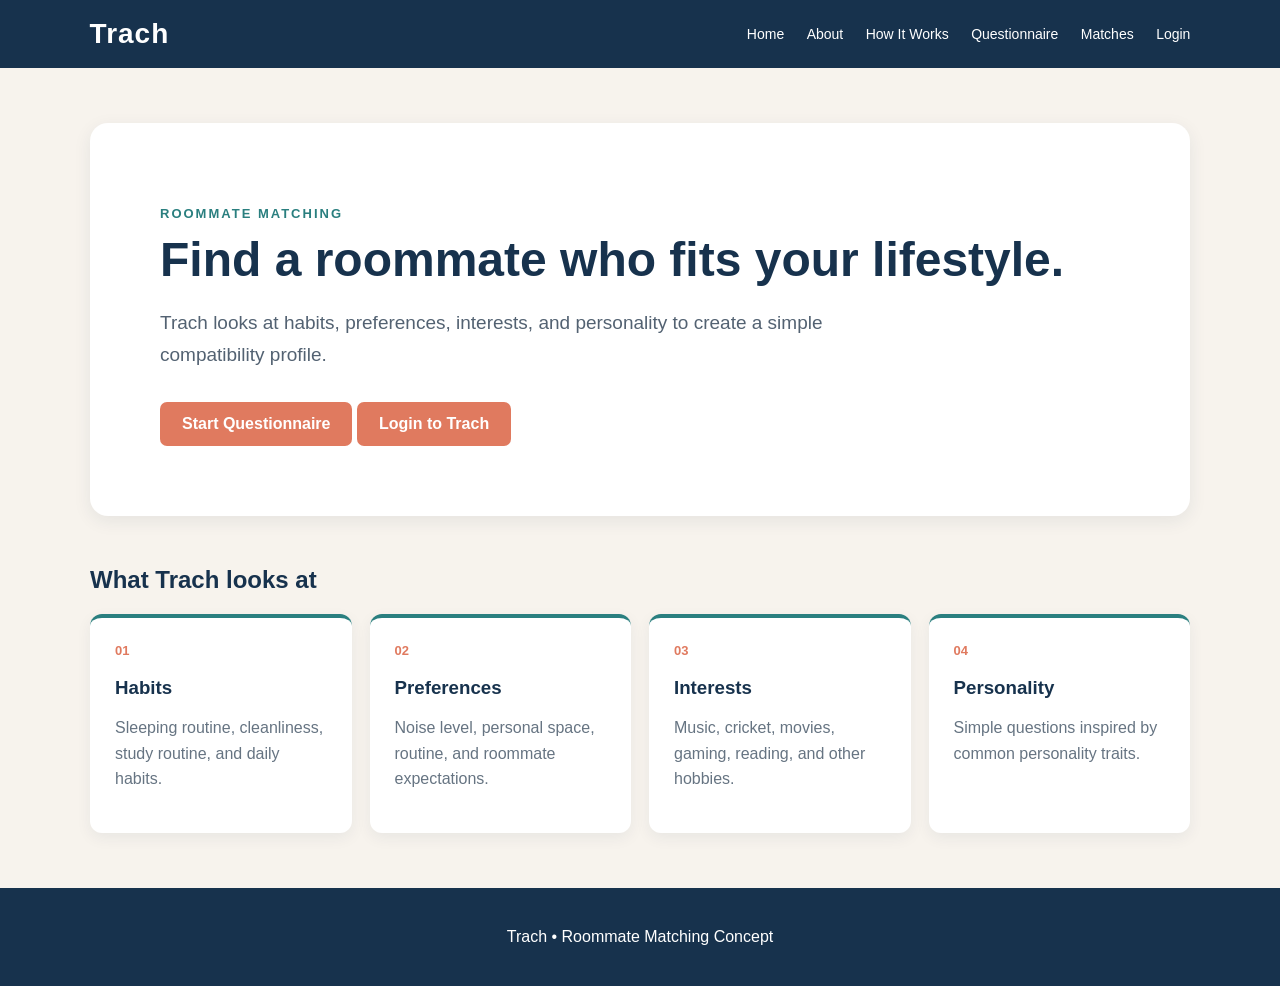
<file: 01-home/index.html>
<!DOCTYPE html>
<html>
<head>
    <meta charset="UTF-8">
    <meta name="viewport" content="width=device-width, initial-scale=1.0">
    <title>Trach - Roommate Matching</title>
    <link rel="stylesheet" href="style.css">
</head>
<body>
<header>
    <nav>
        <div class="logo">Trach</div>
        <div class="nav-links">
            <a href="../01-home/index.html">Home</a>
            <a href="../02-about/about.html">About</a>
            <a href="../03-how-it-works/how-it-works.html">How It Works</a>
            <a href="../04-questionnaire/questionnaire.html">Questionnaire</a>
            <a href="../06-matches/matches.html">Matches</a>
        </div>
    </nav>
</header>

<main class="container">
    <section class="hero">
        <div class="hero-text">
            <p class="eyebrow">ROOMMATE MATCHING</p>
            <h1>Find a roommate who fits your lifestyle.</h1>
            <p class="intro">
                Trach looks at habits, preferences, interests, and personality
                to create a simple compatibility profile.
            </p>
            <a class="button" href="../04-questionnaire/questionnaire.html">Start Questionnaire</a>
            <a class="button" id="login-cta" href="../09-login/login.html">Login to Trach</a>
        </div>
    </section>

    <section>
        <h2>What Trach looks at</h2>

        <div class="card-row">
            <div class="card">
                <div class="number">01</div>
                <h3>Habits</h3>
                <p>Sleeping routine, cleanliness, study routine, and daily habits.</p>
            </div>

            <div class="card">
                <div class="number">02</div>
                <h3>Preferences</h3>
                <p>Noise level, personal space, routine, and roommate expectations.</p>
            </div>

            <div class="card">
                <div class="number">03</div>
                <h3>Interests</h3>
                <p>Music, cricket, movies, gaming, reading, and other hobbies.</p>
            </div>

            <div class="card">
                <div class="number">04</div>
                <h3>Personality</h3>
                <p>Simple questions inspired by common personality traits.</p>
            </div>
        </div>
    </section>
</main>

<footer>
    <p>Trach &bull; Roommate Matching Concept</p>
</footer>
<script src="../shared/auth.js" defer></script>
</body>
</html>
</file>
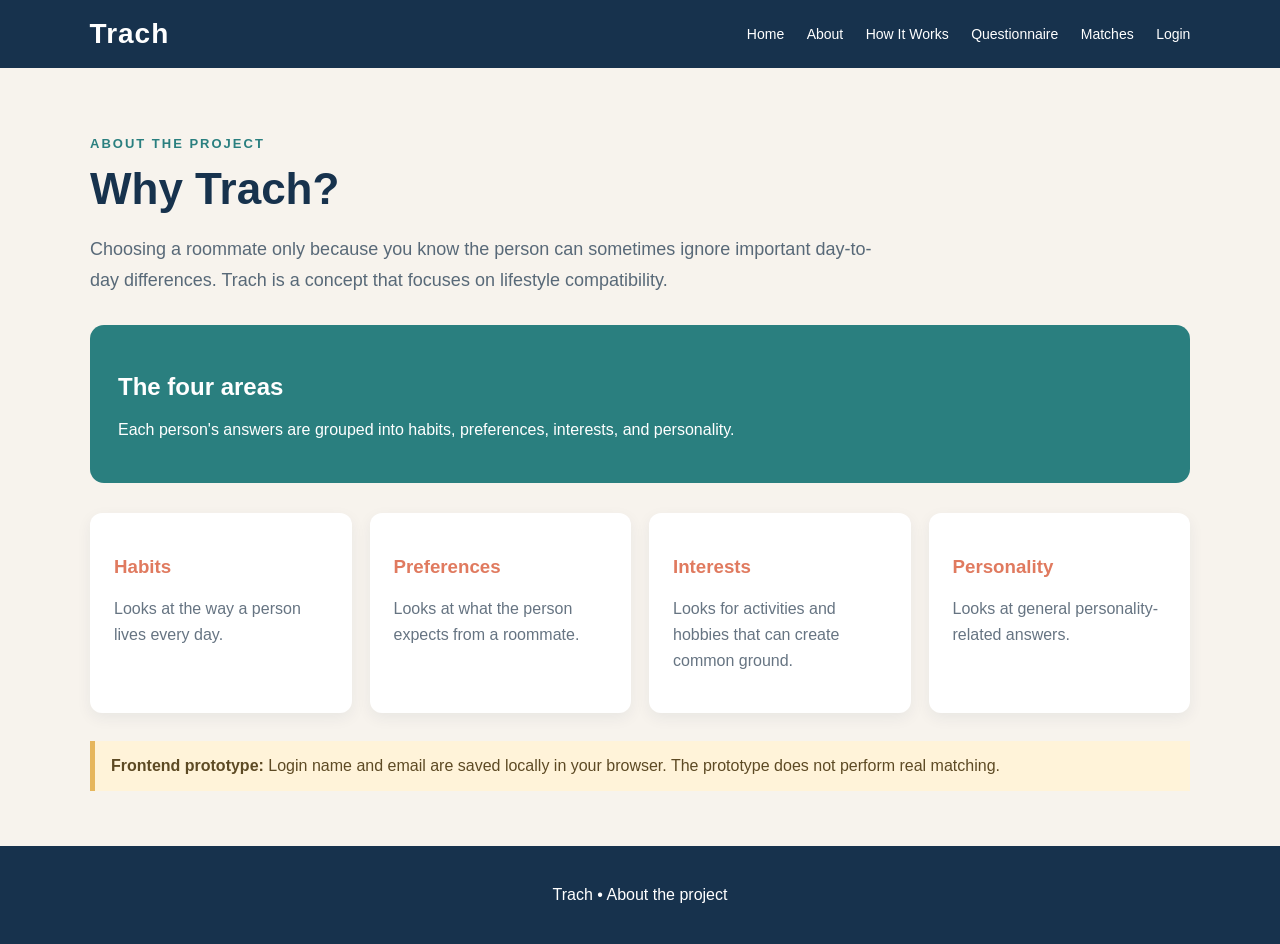
<file: 02-about/about.html>
<!DOCTYPE html>
<html>
<head>
    <meta charset="UTF-8">
    <meta name="viewport" content="width=device-width, initial-scale=1.0">
    <title>About Trach</title>
    <link rel="stylesheet" href="style.css">
</head>
<body>
<header>
    <nav>
        <div class="logo">Trach</div>
        <div class="nav-links">
            <a href="../01-home/index.html">Home</a>
            <a href="../02-about/about.html">About</a>
            <a href="../03-how-it-works/how-it-works.html">How It Works</a>
            <a href="../04-questionnaire/questionnaire.html">Questionnaire</a>
            <a href="../06-matches/matches.html">Matches</a>
        </div>
    </nav>
</header>

<main class="container">
    <p class="eyebrow">ABOUT THE PROJECT</p>
    <h1>Why Trach?</h1>
    <p class="lead">
        Choosing a roommate only because you know the person can sometimes
        ignore important day-to-day differences. Trach is a concept that
        focuses on lifestyle compatibility.
    </p>

    <div class="highlight">
        <h2>The four areas</h2>
        <p>
            Each person's answers are grouped into habits, preferences,
            interests, and personality.
        </p>
    </div>

    <div class="card-row">
        <div class="card">
            <h3>Habits</h3>
            <p>Looks at the way a person lives every day.</p>
        </div>

        <div class="card">
            <h3>Preferences</h3>
            <p>Looks at what the person expects from a roommate.</p>
        </div>

        <div class="card">
            <h3>Interests</h3>
            <p>Looks for activities and hobbies that can create common ground.</p>
        </div>

        <div class="card">
            <h3>Personality</h3>
            <p>Looks at general personality-related answers.</p>
        </div>
    </div>

    <div class="note">
        <strong>Frontend prototype:</strong> Login name and email are saved
        locally in your browser. The prototype does not perform real matching.
    </div>
</main>

<footer>
    <p>Trach &bull; About the project</p>
</footer>
<script src="../shared/auth.js" defer></script>
</body>
</html>
</file>
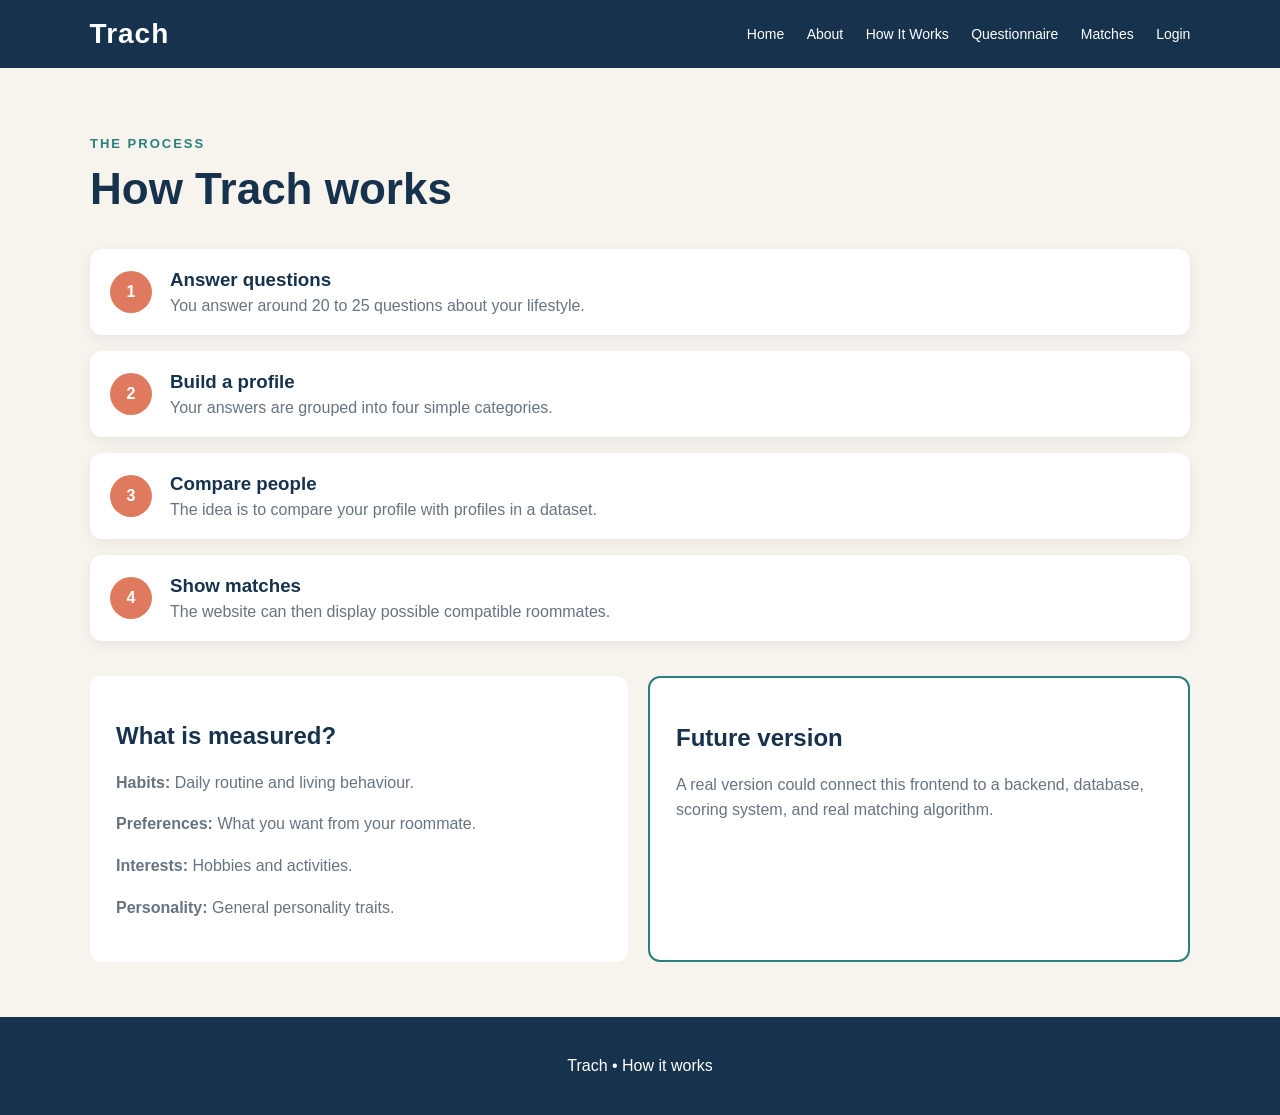
<file: 03-how-it-works/how-it-works.html>
<!DOCTYPE html>
<html>
<head>
    <meta charset="UTF-8">
    <meta name="viewport" content="width=device-width, initial-scale=1.0">
    <title>How Trach Works</title>
    <link rel="stylesheet" href="style.css">
</head>
<body>
<header>
    <nav>
        <div class="logo">Trach</div>
        <div class="nav-links">
            <a href="../01-home/index.html">Home</a>
            <a href="../02-about/about.html">About</a>
            <a href="../03-how-it-works/how-it-works.html">How It Works</a>
            <a href="../04-questionnaire/questionnaire.html">Questionnaire</a>
            <a href="../06-matches/matches.html">Matches</a>
        </div>
    </nav>
</header>

<main class="container">
    <p class="eyebrow">THE PROCESS</p>
    <h1>How Trach works</h1>

    <div class="steps">
        <div class="step">
            <span>1</span>
            <div>
                <h3>Answer questions</h3>
                <p>You answer around 20 to 25 questions about your lifestyle.</p>
            </div>
        </div>

        <div class="step">
            <span>2</span>
            <div>
                <h3>Build a profile</h3>
                <p>Your answers are grouped into four simple categories.</p>
            </div>
        </div>

        <div class="step">
            <span>3</span>
            <div>
                <h3>Compare people</h3>
                <p>The idea is to compare your profile with profiles in a dataset.</p>
            </div>
        </div>

        <div class="step">
            <span>4</span>
            <div>
                <h3>Show matches</h3>
                <p>The website can then display possible compatible roommates.</p>
            </div>
        </div>
    </div>

    <div class="two-column">
        <div class="panel">
            <h2>What is measured?</h2>
            <p><strong>Habits:</strong> Daily routine and living behaviour.</p>
            <p><strong>Preferences:</strong> What you want from your roommate.</p>
            <p><strong>Interests:</strong> Hobbies and activities.</p>
            <p><strong>Personality:</strong> General personality traits.</p>
        </div>

        <div class="panel accent-panel">
            <h2>Future version</h2>
            <p>
                A real version could connect this frontend to a backend,
                database, scoring system, and real matching algorithm.
            </p>
        </div>
    </div>
</main>

<footer>
    <p>Trach &bull; How it works</p>
</footer>
<script src="../shared/auth.js" defer></script>
</body>
</html>
</file>
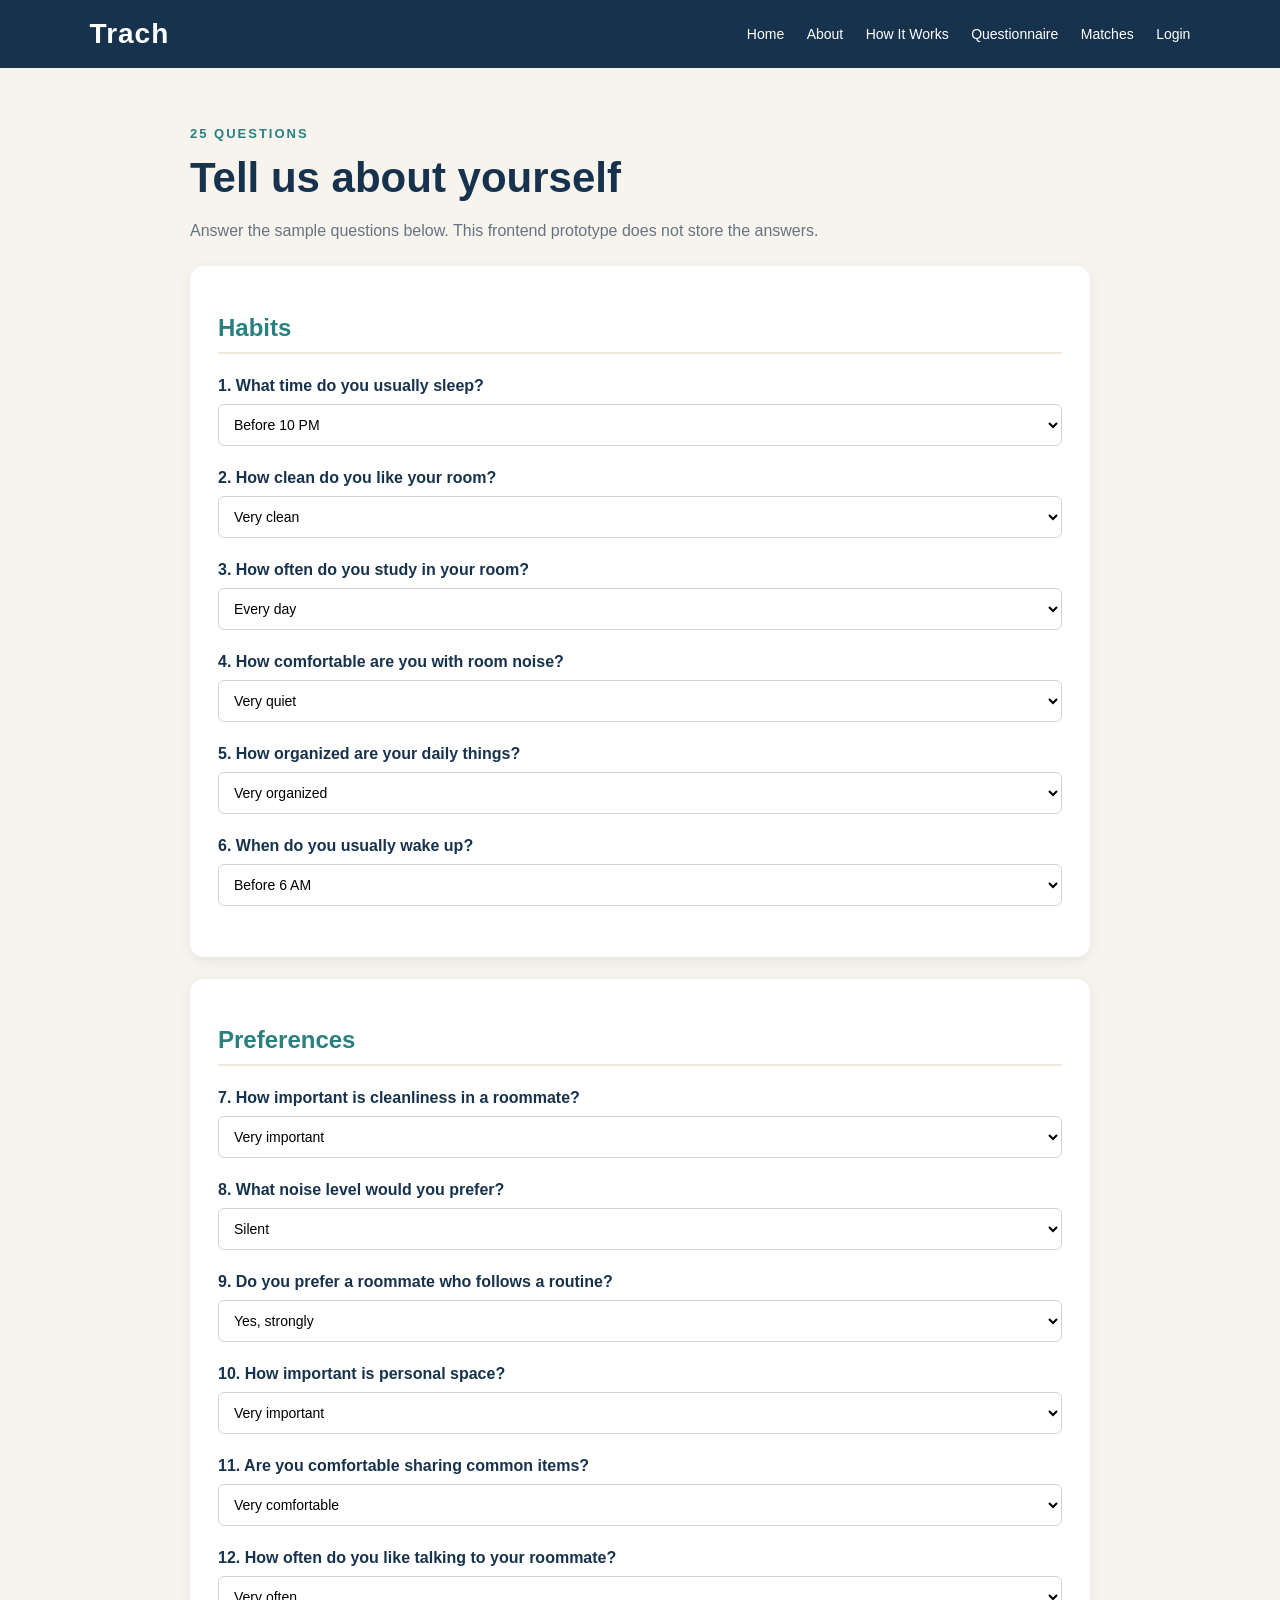
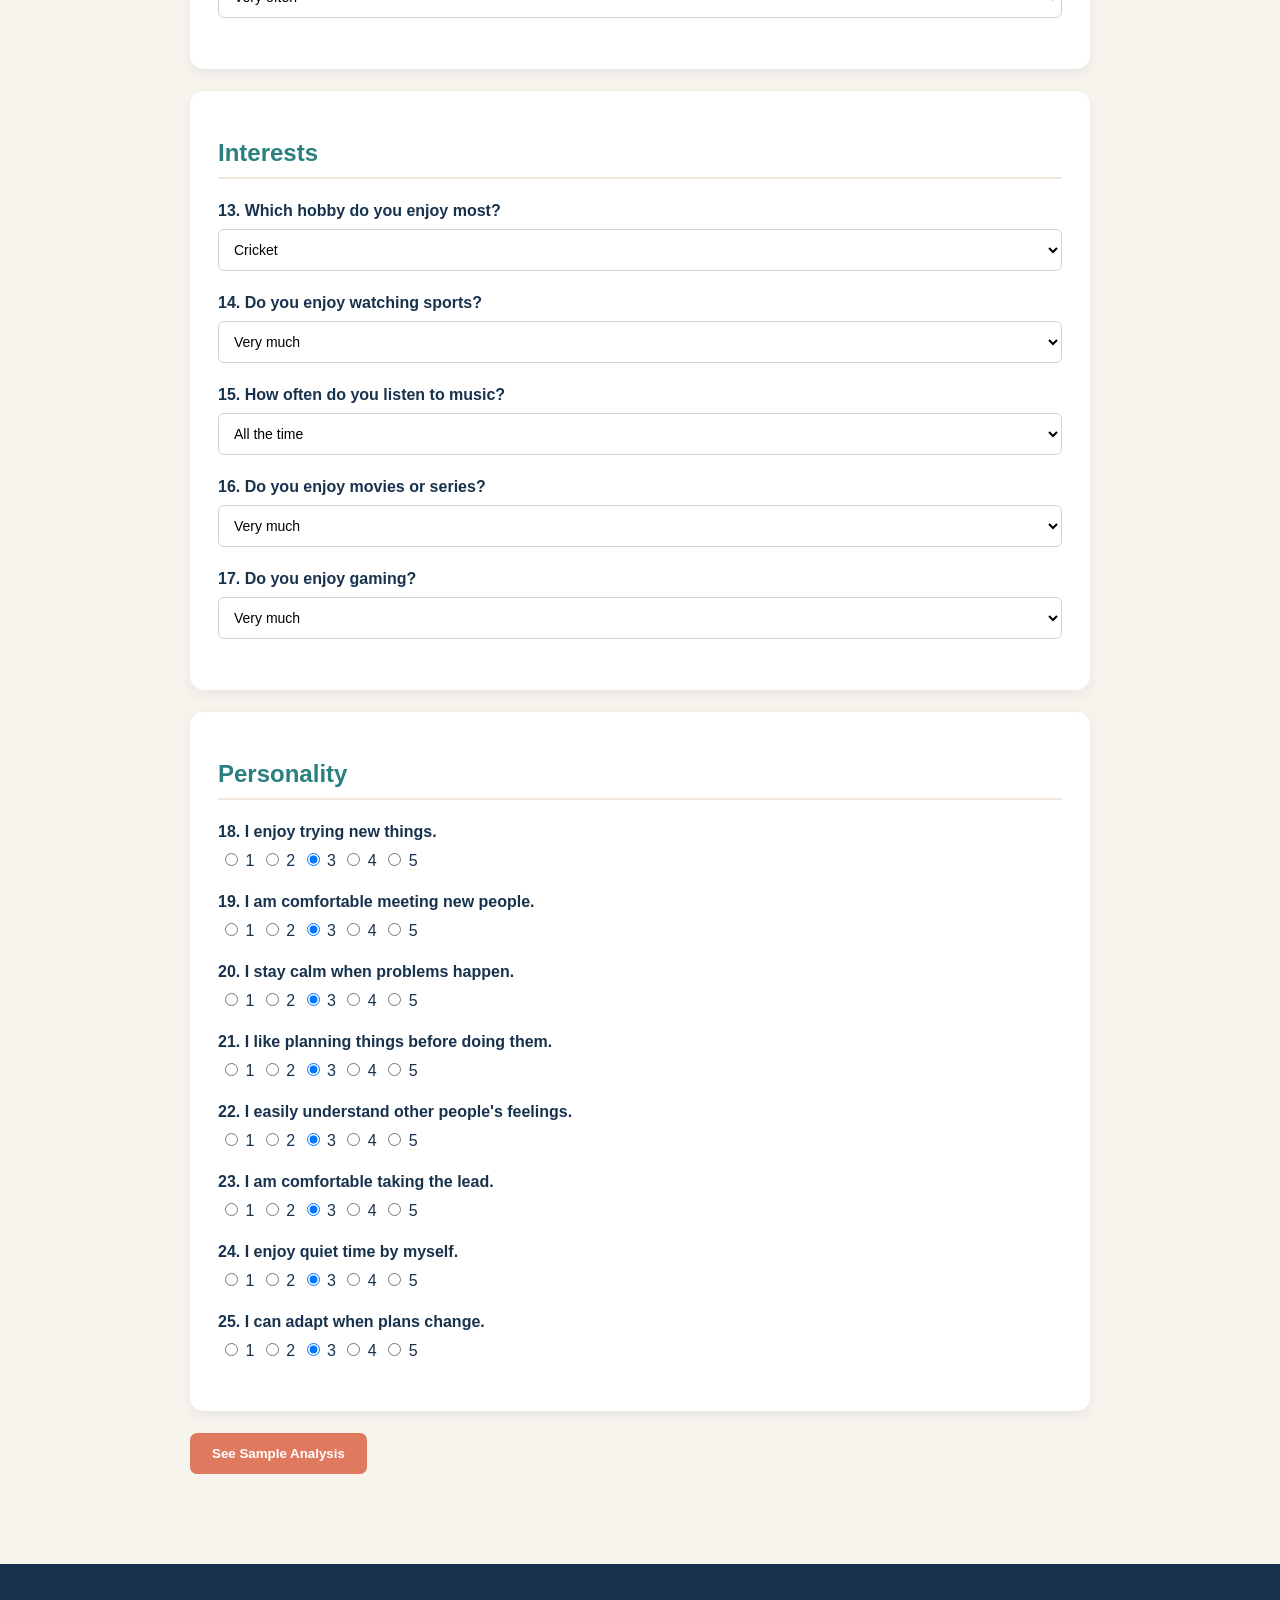
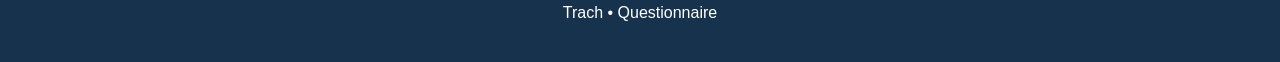
<file: 04-questionnaire/questionnaire.html>
<!DOCTYPE html>
<html>
<head>
    <meta charset="UTF-8">
    <meta name="viewport" content="width=device-width, initial-scale=1.0">
    <title>Trach Questionnaire</title>
    <link rel="stylesheet" href="style.css">
</head>
<body>
<header>
    <nav>
        <div class="logo">Trach</div>
        <div class="nav-links">
            <a href="../01-home/index.html">Home</a>
            <a href="../02-about/about.html">About</a>
            <a href="../03-how-it-works/how-it-works.html">How It Works</a>
            <a href="../04-questionnaire/questionnaire.html">Questionnaire</a>
            <a href="../06-matches/matches.html">Matches</a>
        </div>
    </nav>
</header>

<main class="container">
    <p class="eyebrow">25 QUESTIONS</p>
    <h1>Tell us about yourself</h1>
    <p class="lead">
        Answer the sample questions below. This frontend prototype does not
        store the answers.
    </p>

    <form action="../05-result/result.html">

        <section class="question-box">
            <h2>Habits</h2>

            <div class="question">
                <label>1. What time do you usually sleep?</label>
                <select name="sleep">
                    <option>Before 10 PM</option>
                    <option>10 PM - 12 AM</option>
                    <option>12 AM - 2 AM</option>
                    <option>After 2 AM</option>
                </select>
            </div>

            <div class="question">
                <label>2. How clean do you like your room?</label>
                <select name="clean">
                    <option>Very clean</option>
                    <option>Mostly clean</option>
                    <option>Normal</option>
                    <option>I am relaxed about it</option>
                </select>
            </div>

            <div class="question">
                <label>3. How often do you study in your room?</label>
                <select name="study">
                    <option>Every day</option>
                    <option>Often</option>
                    <option>Sometimes</option>
                    <option>Rarely</option>
                </select>
            </div>

            <div class="question">
                <label>4. How comfortable are you with room noise?</label>
                <select name="noise">
                    <option>Very quiet</option>
                    <option>A little noise</option>
                    <option>Normal noise</option>
                    <option>I do not mind noise</option>
                </select>
            </div>

            <div class="question">
                <label>5. How organized are your daily things?</label>
                <select name="organized">
                    <option>Very organized</option>
                    <option>Mostly organized</option>
                    <option>Somewhat organized</option>
                    <option>Not very organized</option>
                </select>
            </div>

            <div class="question">
                <label>6. When do you usually wake up?</label>
                <select name="wake">
                    <option>Before 6 AM</option>
                    <option>6 AM - 8 AM</option>
                    <option>8 AM - 10 AM</option>
                    <option>After 10 AM</option>
                </select>
            </div>
        </section>

        <section class="question-box">
            <h2>Preferences</h2>

            <div class="question">
                <label>7. How important is cleanliness in a roommate?</label>
                <select name="pclean">
                    <option>Very important</option>
                    <option>Important</option>
                    <option>Somewhat important</option>
                    <option>Not very important</option>
                </select>
            </div>

            <div class="question">
                <label>8. What noise level would you prefer?</label>
                <select name="pnoise">
                    <option>Silent</option>
                    <option>Mostly quiet</option>
                    <option>Normal</option>
                    <option>Lively</option>
                </select>
            </div>

            <div class="question">
                <label>9. Do you prefer a roommate who follows a routine?</label>
                <select name="routine">
                    <option>Yes, strongly</option>
                    <option>Yes, somewhat</option>
                    <option>No preference</option>
                    <option>Not really</option>
                </select>
            </div>

            <div class="question">
                <label>10. How important is personal space?</label>
                <select name="space">
                    <option>Very important</option>
                    <option>Important</option>
                    <option>Somewhat important</option>
                    <option>Not very important</option>
                </select>
            </div>

            <div class="question">
                <label>11. Are you comfortable sharing common items?</label>
                <select name="sharing">
                    <option>Very comfortable</option>
                    <option>Mostly comfortable</option>
                    <option>Sometimes</option>
                    <option>Not comfortable</option>
                </select>
            </div>

            <div class="question">
                <label>12. How often do you like talking to your roommate?</label>
                <select name="talking">
                    <option>Very often</option>
                    <option>Often</option>
                    <option>Sometimes</option>
                    <option>Rarely</option>
                </select>
            </div>
        </section>

        <section class="question-box">
            <h2>Interests</h2>

            <div class="question">
                <label>13. Which hobby do you enjoy most?</label>
                <select name="hobby">
                    <option>Cricket</option>
                    <option>Music</option>
                    <option>Movies</option>
                    <option>Gaming</option>
                    <option>Reading</option>
                </select>
            </div>

            <div class="question">
                <label>14. Do you enjoy watching sports?</label>
                <select name="sports">
                    <option>Very much</option>
                    <option>Often</option>
                    <option>Sometimes</option>
                    <option>Not really</option>
                </select>
            </div>

            <div class="question">
                <label>15. How often do you listen to music?</label>
                <select name="music">
                    <option>All the time</option>
                    <option>Every day</option>
                    <option>Sometimes</option>
                    <option>Rarely</option>
                </select>
            </div>

            <div class="question">
                <label>16. Do you enjoy movies or series?</label>
                <select name="movies">
                    <option>Very much</option>
                    <option>Often</option>
                    <option>Sometimes</option>
                    <option>Not really</option>
                </select>
            </div>

            <div class="question">
                <label>17. Do you enjoy gaming?</label>
                <select name="gaming">
                    <option>Very much</option>
                    <option>Often</option>
                    <option>Sometimes</option>
                    <option>Not really</option>
                </select>
            </div>
        </section>

        <section class="question-box">
            <h2>Personality</h2>

            <div class="question">
                <label>18. I enjoy trying new things.</label>
                <input type="radio" name="q18" value="1"> 1
                <input type="radio" name="q18" value="2"> 2
                <input type="radio" name="q18" value="3" checked> 3
                <input type="radio" name="q18" value="4"> 4
                <input type="radio" name="q18" value="5"> 5
            </div>

            <div class="question">
                <label>19. I am comfortable meeting new people.</label>
                <input type="radio" name="q19" value="1"> 1
                <input type="radio" name="q19" value="2"> 2
                <input type="radio" name="q19" value="3" checked> 3
                <input type="radio" name="q19" value="4"> 4
                <input type="radio" name="q19" value="5"> 5
            </div>

            <div class="question">
                <label>20. I stay calm when problems happen.</label>
                <input type="radio" name="q20" value="1"> 1
                <input type="radio" name="q20" value="2"> 2
                <input type="radio" name="q20" value="3" checked> 3
                <input type="radio" name="q20" value="4"> 4
                <input type="radio" name="q20" value="5"> 5
            </div>

            <div class="question">
                <label>21. I like planning things before doing them.</label>
                <input type="radio" name="q21" value="1"> 1
                <input type="radio" name="q21" value="2"> 2
                <input type="radio" name="q21" value="3" checked> 3
                <input type="radio" name="q21" value="4"> 4
                <input type="radio" name="q21" value="5"> 5
            </div>

            <div class="question">
                <label>22. I easily understand other people's feelings.</label>
                <input type="radio" name="q22" value="1"> 1
                <input type="radio" name="q22" value="2"> 2
                <input type="radio" name="q22" value="3" checked> 3
                <input type="radio" name="q22" value="4"> 4
                <input type="radio" name="q22" value="5"> 5
            </div>

            <div class="question">
                <label>23. I am comfortable taking the lead.</label>
                <input type="radio" name="q23" value="1"> 1
                <input type="radio" name="q23" value="2"> 2
                <input type="radio" name="q23" value="3" checked> 3
                <input type="radio" name="q23" value="4"> 4
                <input type="radio" name="q23" value="5"> 5
            </div>

            <div class="question">
                <label>24. I enjoy quiet time by myself.</label>
                <input type="radio" name="q24" value="1"> 1
                <input type="radio" name="q24" value="2"> 2
                <input type="radio" name="q24" value="3" checked> 3
                <input type="radio" name="q24" value="4"> 4
                <input type="radio" name="q24" value="5"> 5
            </div>

            <div class="question">
                <label>25. I can adapt when plans change.</label>
                <input type="radio" name="q25" value="1"> 1
                <input type="radio" name="q25" value="2"> 2
                <input type="radio" name="q25" value="3" checked> 3
                <input type="radio" name="q25" value="4"> 4
                <input type="radio" name="q25" value="5"> 5
            </div>
        </section>

        <button class="button" type="submit">See Sample Analysis</button>
    </form>
</main>

<footer>
    <p>Trach &bull; Questionnaire</p>
</footer>
<script src="../shared/auth.js" defer></script>
</body>
</html>
</file>
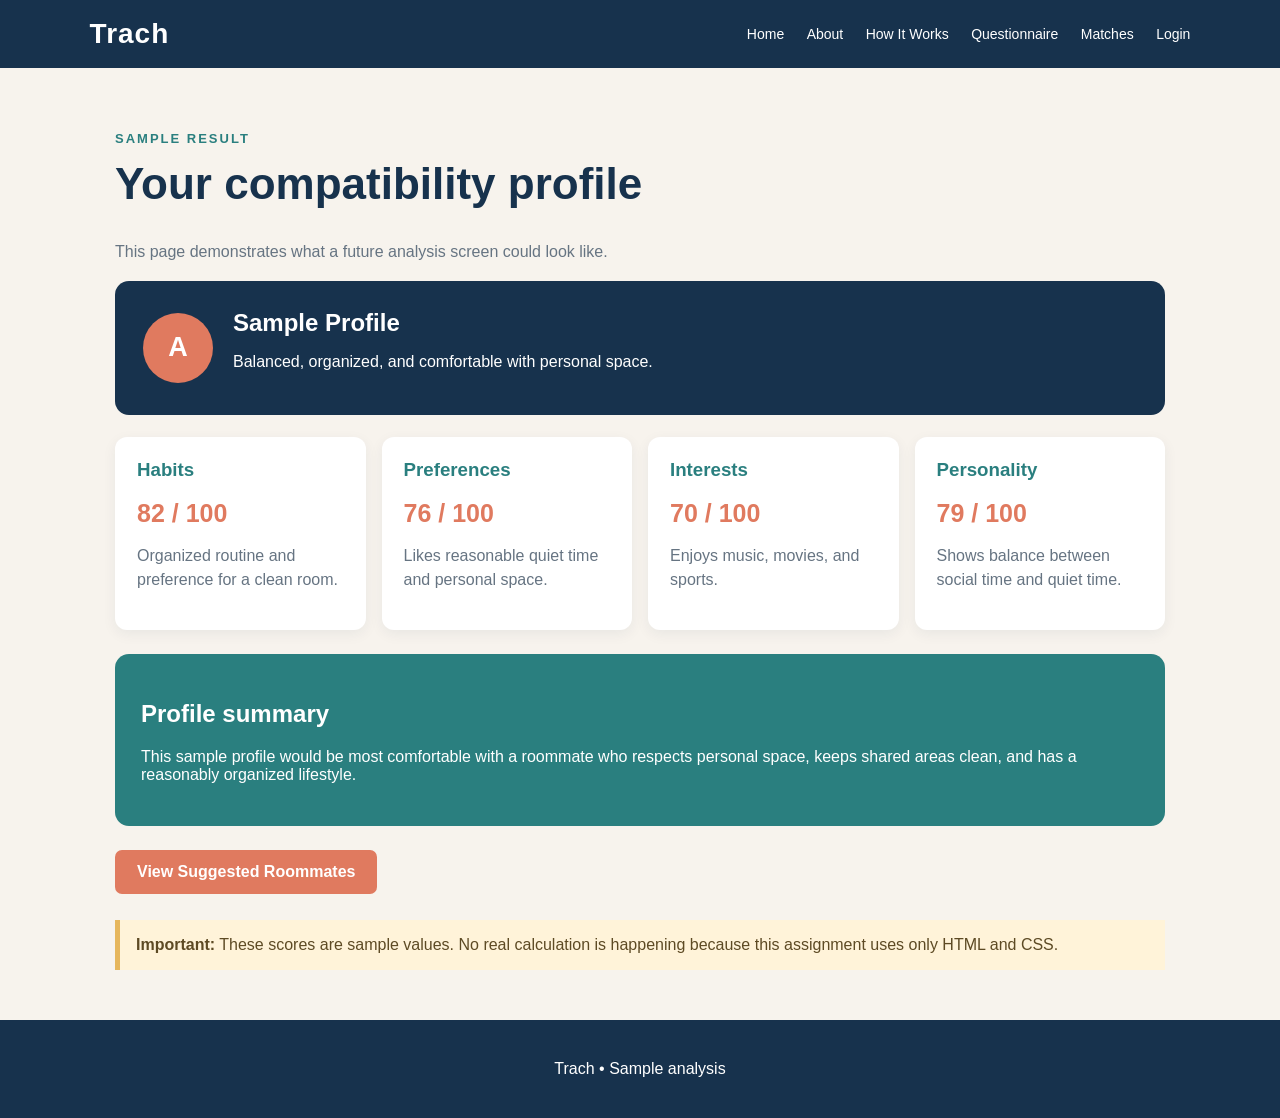
<file: 05-result/result.html>
<!DOCTYPE html>
<html>
<head>
    <meta charset="UTF-8">
    <meta name="viewport" content="width=device-width, initial-scale=1.0">
    <title>Trach - Sample Analysis</title>
    <link rel="stylesheet" href="style.css">
</head>
<body>
<header>
    <nav>
        <div class="logo">Trach</div>
        <div class="nav-links">
            <a href="../01-home/index.html">Home</a>
            <a href="../02-about/about.html">About</a>
            <a href="../03-how-it-works/how-it-works.html">How It Works</a>
            <a href="../04-questionnaire/questionnaire.html">Questionnaire</a>
            <a href="../06-matches/matches.html">Matches</a>
        </div>
    </nav>
</header>

<main class="container">
    <p class="eyebrow">SAMPLE RESULT</p>
    <h1>Your compatibility profile</h1>
    <p class="lead">
        This page demonstrates what a future analysis screen could look like.
    </p>

    <div class="profile-card">
        <div class="avatar">A</div>
        <div>
            <h2>Sample Profile</h2>
            <p>Balanced, organized, and comfortable with personal space.</p>
        </div>
    </div>

    <div class="score-row">
        <div class="score">
            <h3>Habits</h3>
            <strong>82 / 100</strong>
            <p>Organized routine and preference for a clean room.</p>
        </div>

        <div class="score">
            <h3>Preferences</h3>
            <strong>76 / 100</strong>
            <p>Likes reasonable quiet time and personal space.</p>
        </div>

        <div class="score">
            <h3>Interests</h3>
            <strong>70 / 100</strong>
            <p>Enjoys music, movies, and sports.</p>
        </div>

        <div class="score">
            <h3>Personality</h3>
            <strong>79 / 100</strong>
            <p>Shows balance between social time and quiet time.</p>
        </div>
    </div>

    <div class="result-box">
        <h2>Profile summary</h2>
        <p>
            This sample profile would be most comfortable with a roommate who
            respects personal space, keeps shared areas clean, and has a
            reasonably organized lifestyle.
        </p>
    </div>

    <a class="button" href="../06-matches/matches.html">View Suggested Roommates</a>

    <div class="note">
        <strong>Important:</strong> These scores are sample values. No real
        calculation is happening because this assignment uses only HTML and CSS.
    </div>
</main>

<footer>
    <p>Trach &bull; Sample analysis</p>
</footer>
<script src="../shared/auth.js" defer></script>
</body>
</html>
</file>
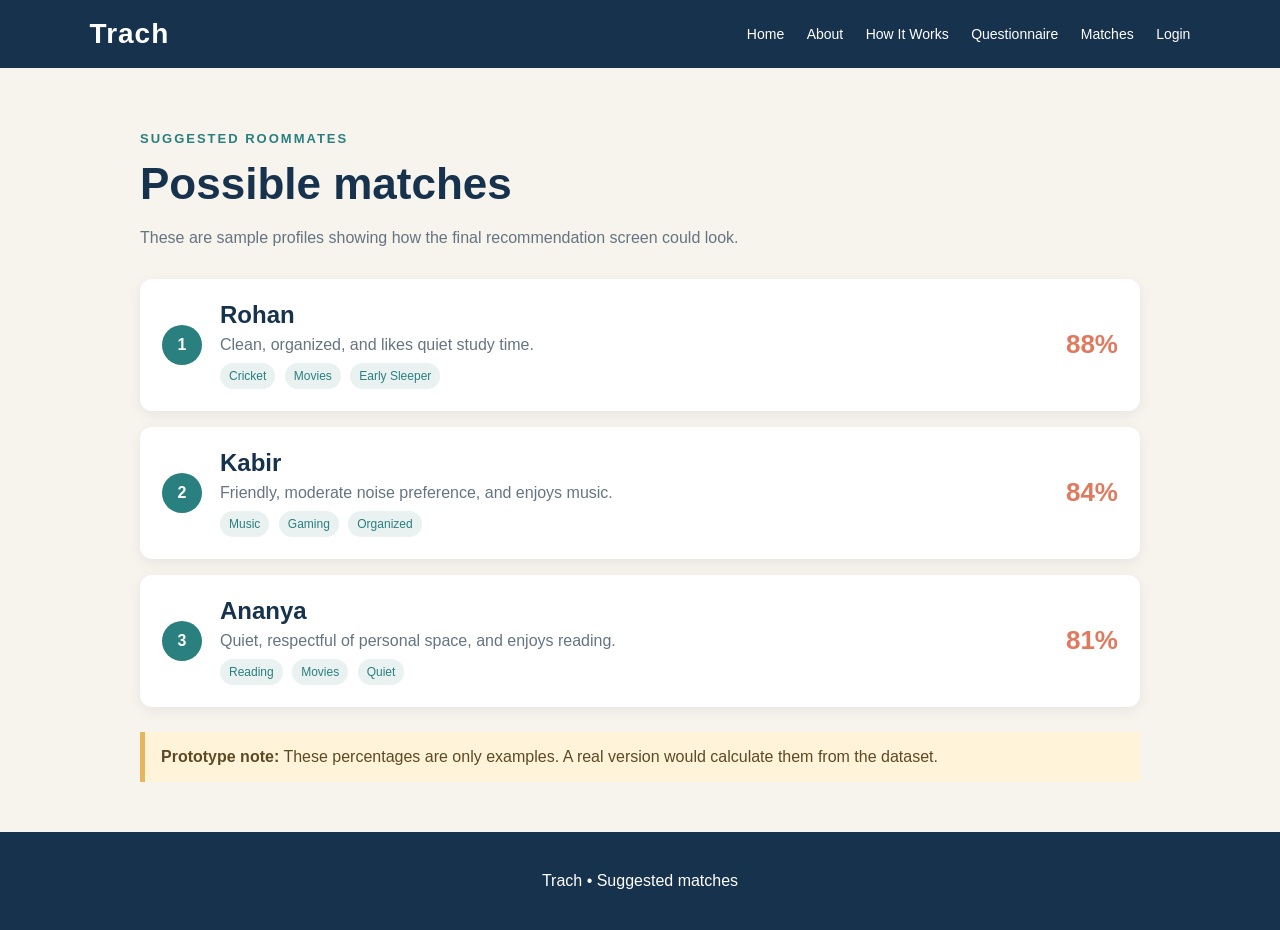
<file: 06-matches/matches.html>
<!DOCTYPE html>
<html>
<head>
    <meta charset="UTF-8">
    <meta name="viewport" content="width=device-width, initial-scale=1.0">
    <title>Trach - Suggested Matches</title>
    <link rel="stylesheet" href="style.css">
</head>
<body>
<header>
    <nav>
        <div class="logo">Trach</div>
        <div class="nav-links">
            <a href="../01-home/index.html">Home</a>
            <a href="../02-about/about.html">About</a>
            <a href="../03-how-it-works/how-it-works.html">How It Works</a>
            <a href="../04-questionnaire/questionnaire.html">Questionnaire</a>
            <a href="../06-matches/matches.html">Matches</a>
        </div>
    </nav>
</header>

<main class="container">
    <p class="eyebrow">SUGGESTED ROOMMATES</p>
    <h1>Possible matches</h1>
    <p class="lead">
        These are sample profiles showing how the final recommendation screen
        could look.
    </p>

    <div class="match">
        <div class="rank">1</div>
        <div class="match-info">
            <h2>Rohan</h2>
            <p>Clean, organized, and likes quiet study time.</p>
            <span class="tag">Cricket</span>
            <span class="tag">Movies</span>
            <span class="tag">Early Sleeper</span>
        </div>
        <div class="match-score">88%</div>
    </div>

    <div class="match">
        <div class="rank">2</div>
        <div class="match-info">
            <h2>Kabir</h2>
            <p>Friendly, moderate noise preference, and enjoys music.</p>
            <span class="tag">Music</span>
            <span class="tag">Gaming</span>
            <span class="tag">Organized</span>
        </div>
        <div class="match-score">84%</div>
    </div>

    <div class="match">
        <div class="rank">3</div>
        <div class="match-info">
            <h2>Ananya</h2>
            <p>Quiet, respectful of personal space, and enjoys reading.</p>
            <span class="tag">Reading</span>
            <span class="tag">Movies</span>
            <span class="tag">Quiet</span>
        </div>
        <div class="match-score">81%</div>
    </div>

    <div class="note">
        <strong>Prototype note:</strong> These percentages are only examples.
        A real version would calculate them from the dataset.
    </div>
</main>

<footer>
    <p>Trach &bull; Suggested matches</p>
</footer>
<script src="../shared/auth.js" defer></script>
</body>
</html>
</file>
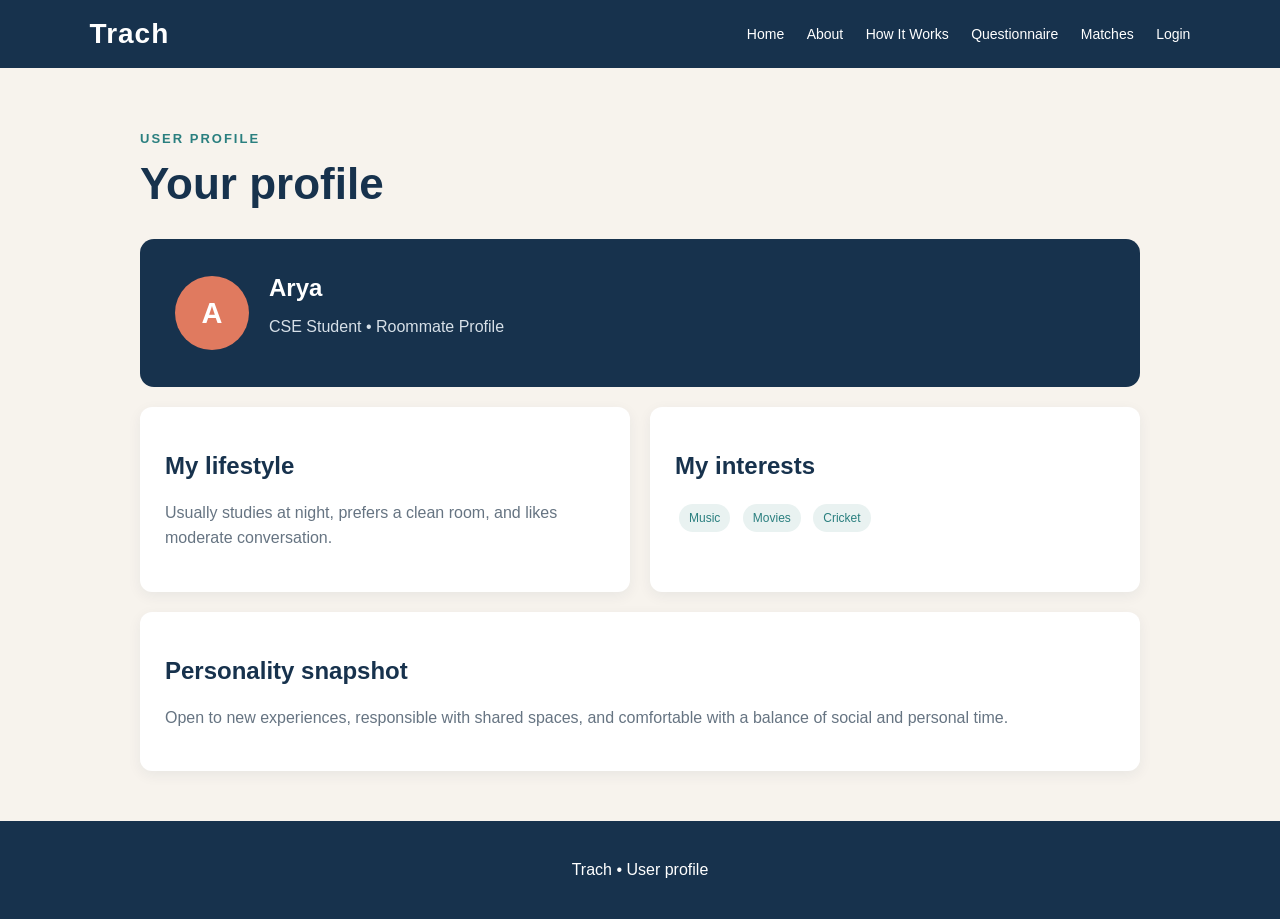
<file: 07-profile/profile.html>
<!DOCTYPE html>
<html>
<head>
    <meta charset="UTF-8">
    <meta name="viewport" content="width=device-width, initial-scale=1.0">
    <title>Trach - Profile</title>
    <link rel="stylesheet" href="style.css">
</head>
<body>
<header>
    <nav>
        <div class="logo">Trach</div>
        <div class="nav-links">
            <a href="../01-home/index.html">Home</a>
            <a href="../02-about/about.html">About</a>
            <a href="../03-how-it-works/how-it-works.html">How It Works</a>
            <a href="../04-questionnaire/questionnaire.html">Questionnaire</a>
            <a href="../06-matches/matches.html">Matches</a>
        </div>
    </nav>
</header>

<main class="container">
    <p class="eyebrow">USER PROFILE</p>
    <h1>Your profile</h1>

    <div class="profile-card large">
        <div class="avatar" id="profile-avatar">A</div>
        <div>
            <h2 id="profile-name">Arya</h2>
            <p class="muted">CSE Student &bull; Roommate Profile</p>
        </div>
    </div>

    <div class="two-column">
        <div class="panel">
            <h2>My lifestyle</h2>
            <p>
                Usually studies at night, prefers a clean room, and likes
                moderate conversation.
            </p>
        </div>

        <div class="panel">
            <h2>My interests</h2>
            <span class="tag">Music</span>
            <span class="tag">Movies</span>
            <span class="tag">Cricket</span>
        </div>
    </div>

    <div class="panel">
        <h2>Personality snapshot</h2>
        <p>
            Open to new experiences, responsible with shared spaces, and
            comfortable with a balance of social and personal time.
        </p>
    </div>
</main>

<footer>
    <p>Trach &bull; User profile</p>
</footer>
<script src="../shared/auth.js" defer></script>
</body>
</html>
</file>
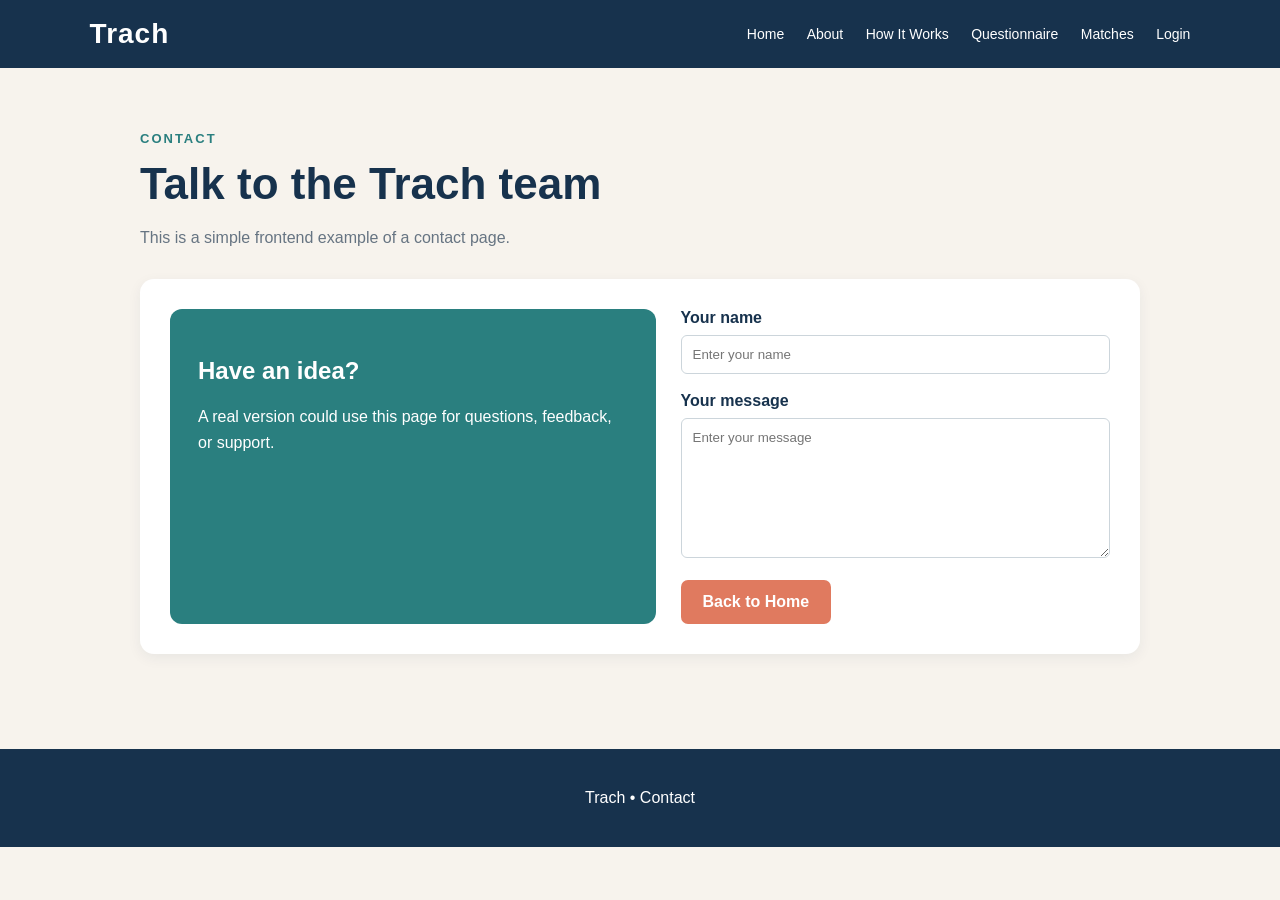
<file: 08-contact/contact.html>
<!DOCTYPE html>
<html>
<head>
    <meta charset="UTF-8">
    <meta name="viewport" content="width=device-width, initial-scale=1.0">
    <title>Trach - Contact</title>
    <link rel="stylesheet" href="style.css">
</head>
<body>
<header>
    <nav>
        <div class="logo">Trach</div>
        <div class="nav-links">
            <a href="../01-home/index.html">Home</a>
            <a href="../02-about/about.html">About</a>
            <a href="../03-how-it-works/how-it-works.html">How It Works</a>
            <a href="../04-questionnaire/questionnaire.html">Questionnaire</a>
            <a href="../06-matches/matches.html">Matches</a>
        </div>
    </nav>
</header>

<main class="container">
    <p class="eyebrow">CONTACT</p>
    <h1>Talk to the Trach team</h1>
    <p class="lead">
        This is a simple frontend example of a contact page.
    </p>

    <div class="contact-card">
        <div class="contact-info">
            <h2>Have an idea?</h2>
            <p>
                A real version could use this page for questions, feedback,
                or support.
            </p>
        </div>

        <div class="form-side">
            <div class="question">
                <label>Your name</label>
                <input type="text" placeholder="Enter your name">
            </div>

            <div class="question">
                <label>Your message</label>
                <textarea placeholder="Enter your message"></textarea>
            </div>

            <a class="button" href="../01-home/index.html">Back to Home</a>
        </div>
    </div>
</main>

<footer>
    <p>Trach &bull; Contact</p>
</footer>
<script src="../shared/auth.js" defer></script>
</body>
</html>
</file>
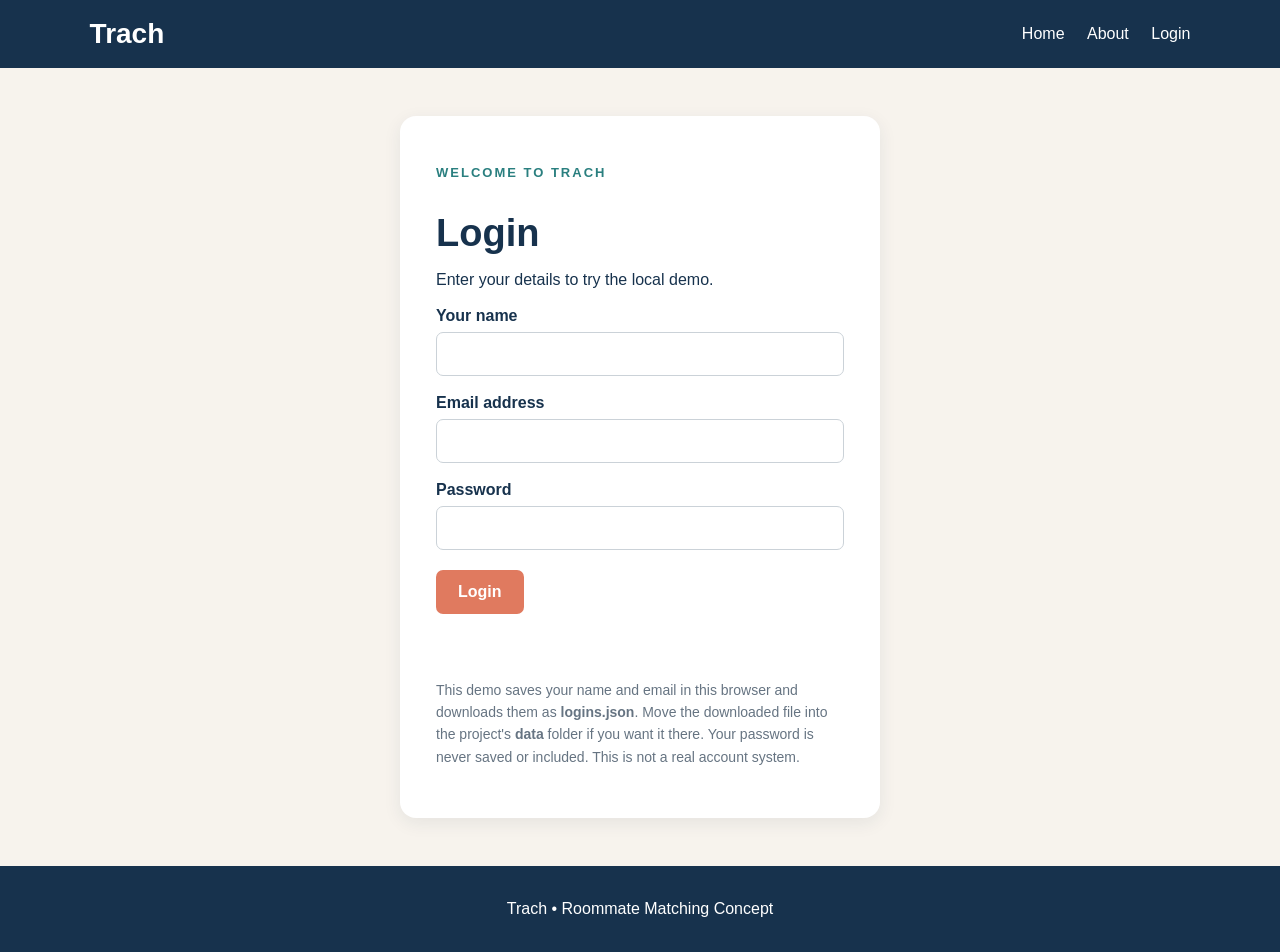
<file: 09-login/login.html>
<!DOCTYPE html>
<html lang="en">
<head>
    <meta charset="UTF-8">
    <meta name="viewport" content="width=device-width, initial-scale=1.0">
    <title>Login - Trach</title>
    <link rel="stylesheet" href="style.css">
    <script src="../shared/auth.js" defer></script>
</head>
<body>
<header>
    <nav>
        <a class="logo" href="../01-home/index.html">Trach</a>
        <div class="nav-links">
            <a href="../01-home/index.html">Home</a>
            <a href="../02-about/about.html">About</a>
        </div>
    </nav>
</header>

<main class="auth-container">
    <section class="auth-card">
        <p class="eyebrow">WELCOME TO TRACH</p>
        <h1>Login</h1>
        <p>Enter your details to try the local demo.</p>

        <form id="login-form">
            <label for="name">Your name</label>
            <input id="name" name="name" type="text" autocomplete="name" required>

            <label for="email">Email address</label>
            <input id="email" name="email" type="email" autocomplete="email" required>

            <label for="password">Password</label>
            <input id="password" name="password" type="password" autocomplete="current-password" required>

            <button type="submit">Login</button>
            <p id="form-message" class="message" aria-live="polite"></p>
        </form>

        <p class="privacy-note">
            This demo saves your name and email in this browser and downloads
            them as <strong>logins.json</strong>. Move the downloaded file into
            the project's <strong>data</strong> folder if you want it there.
            Your password is never saved or included. This is not a real account system.
        </p>
    </section>
</main>

<footer>
    <p>Trach &bull; Roommate Matching Concept</p>
</footer>

<script>
    const loginForm = document.getElementById("login-form");
    const formMessage = document.getElementById("form-message");

    loginForm.addEventListener("submit", function (event) {
        event.preventDefault();

        const userDetails = {
            name: document.getElementById("name").value.trim(),
            email: document.getElementById("email").value.trim()
        };

        const jsonFile = new Blob(
            [JSON.stringify([userDetails], null, 2)],
            { type: "application/json" }
        );
        const downloadLink = document.createElement("a");
        const fileUrl = URL.createObjectURL(jsonFile);

        downloadLink.href = fileUrl;
        downloadLink.download = "logins.json";
        document.body.appendChild(downloadLink);
        downloadLink.click();
        downloadLink.remove();
        setTimeout(function () {
            URL.revokeObjectURL(fileUrl);
        }, 1000);

        try {
            localStorage.setItem("trachUser", JSON.stringify(userDetails));
            formMessage.textContent = "Login successful. Taking you home...";
            window.location.href = "../01-home/index.html";
        } catch (error) {
            console.error("Could not save your login details.", error);
            formMessage.textContent = "We could not save your details in this browser.";
        }
    });
</script>
</body>
</html>
</file>
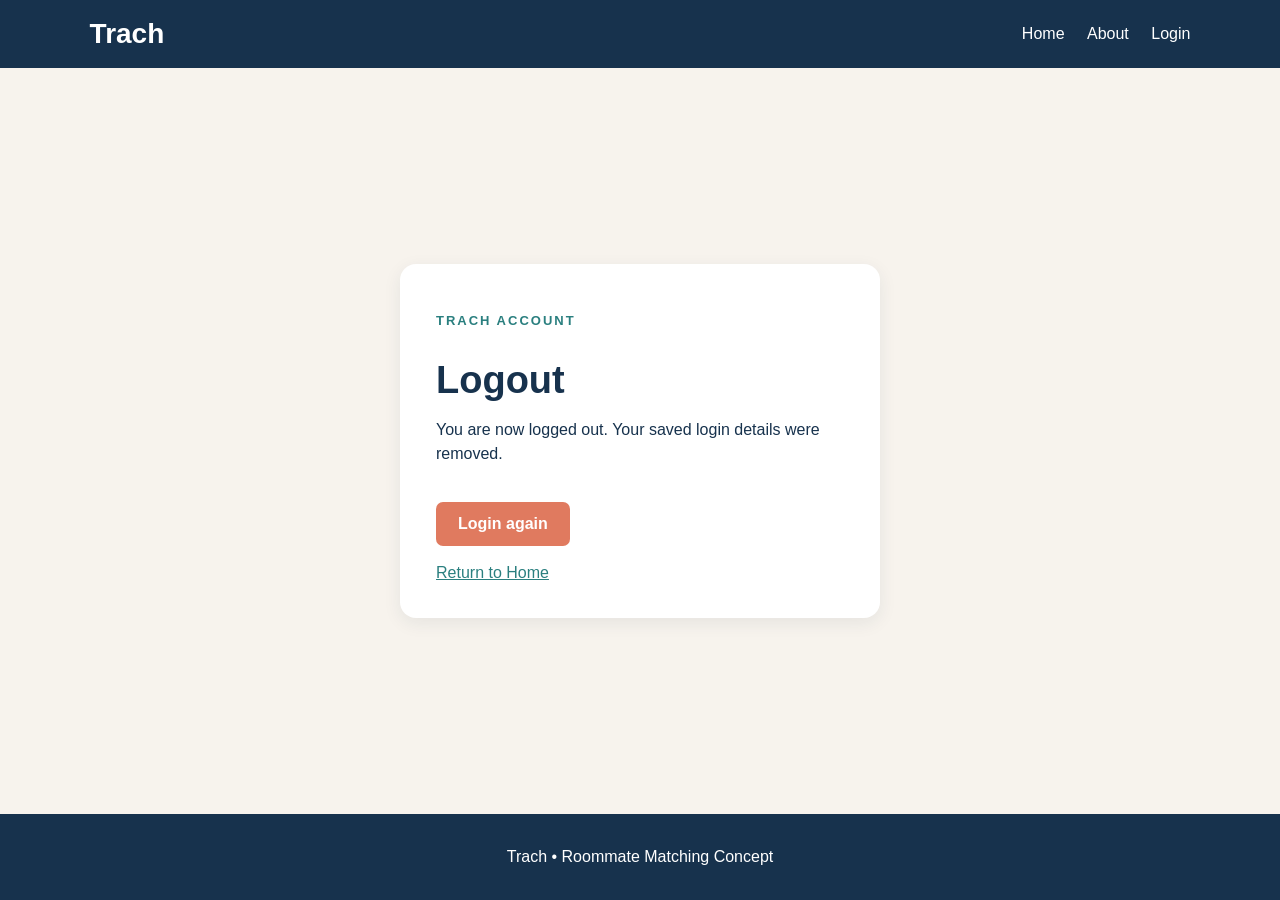
<file: 09-login/logout.html>
<!DOCTYPE html>
<html lang="en">
<head>
    <meta charset="UTF-8">
    <meta name="viewport" content="width=device-width, initial-scale=1.0">
    <title>Logout - Trach</title>
    <link rel="stylesheet" href="style.css">
    <script src="../shared/auth.js" defer></script>
</head>
<body>
<header>
    <nav>
        <a class="logo" href="../01-home/index.html">Trach</a>
        <div class="nav-links">
            <a href="../01-home/index.html">Home</a>
            <a href="../02-about/about.html">About</a>
        </div>
    </nav>
</header>

<main class="auth-container">
    <section class="auth-card">
        <p class="eyebrow">TRACH ACCOUNT</p>
        <h1>Logout</h1>
        <p id="logout-message" class="message" aria-live="polite"></p>
        <a class="button" href="login.html">Login again</a>
        <a class="text-link" href="../01-home/index.html">Return to Home</a>
    </section>
</main>

<footer>
    <p>Trach &bull; Roommate Matching Concept</p>
</footer>

<script>
    const logoutMessage = document.getElementById("logout-message");

    try {
        localStorage.removeItem("trachUser");
        logoutMessage.textContent = "You are now logged out. Your saved login details were removed.";
    } catch (error) {
        console.error("Could not remove your saved login details.", error);
        logoutMessage.textContent = "We could not clear your login details in this browser.";
    }
</script>
</body>
</html>
</file>
<file: 01-home/style.css>
body { margin: 0; font-family: Arial, sans-serif; background: #F7F3ED; color: #17324D; }
header { position: sticky; top: 0; z-index: 10; background: #17324D; color: white; padding: 18px 7%; }
nav { display: flex; justify-content: space-between; align-items: center; }
.logo { font-size: 28px; font-weight: bold; letter-spacing: 1px; }
.nav-links a { color: white; text-decoration: none; margin-left: 18px; font-size: 14px; }
.nav-links a:hover { color: #E6B65C; }
.container { width: 86%; max-width: 1100px; margin: 0 auto; padding: 55px 0; }
.hero { background: #FFFFFF; border-radius: 18px; padding: 70px; margin-bottom: 50px; box-shadow: 0 5px 18px #17324D14; }
.eyebrow { color: #2A7F7F; font-weight: bold; letter-spacing: 2px; font-size: 13px; }
h1 { font-size: 48px; line-height: 1.1; margin: 12px 0 20px; }
h2 { margin-top: 0; color: #17324D; }
.intro { font-size: 19px; line-height: 1.7; max-width: 700px; color: #536272; }
.button { display: inline-block; margin-top: 12px; padding: 13px 22px; background: #E07A5F; color: white; text-decoration: none; border-radius: 7px; font-weight: bold; }
.button:hover { background: #c86249; }
.card-row { display: flex; gap: 18px; flex-wrap: wrap; }
.card { flex: 1; min-width: 210px; background: white; padding: 25px; border-radius: 12px; box-shadow: 0 5px 15px #17324D10; border-top: 4px solid #2A7F7F; }
.number { color: #E07A5F; font-weight: bold; font-size: 13px; }
.card h3 { margin-bottom: 8px; }
.card p { color: #667482; line-height: 1.6; }
footer { background: #17324D; color: white; text-align: center; padding: 24px; }
@media (max-width: 700px) { nav { display: block; } .nav-links a { display: inline-block; margin: 12px 10px 0 0; } .hero { padding: 40px 25px; } h1 { font-size: 36px; } }
</file>
<file: 02-about/style.css>
body { margin: 0; font-family: Arial, sans-serif; background: #F7F3ED; color: #17324D; }
header { position: sticky; top: 0; z-index: 10; background: #17324D; color: white; padding: 18px 7%; }
nav { display: flex; justify-content: space-between; align-items: center; }
.logo { font-size: 28px; font-weight: bold; letter-spacing: 1px; }
.nav-links a { color: white; text-decoration: none; margin-left: 18px; font-size: 14px; }
.nav-links a:hover { color: #E6B65C; }
.container { width: 86%; max-width: 1100px; margin: 0 auto; padding: 55px 0; }
.eyebrow { color: #2A7F7F; font-weight: bold; letter-spacing: 2px; font-size: 13px; }
h1 { font-size: 44px; margin: 12px 0 20px; }
h2 { color: #17324D; }
.lead { max-width: 800px; color: #586978; font-size: 18px; line-height: 1.7; }
.highlight { background: #2A7F7F; color: white; border-radius: 14px; padding: 28px; margin: 30px 0; }
.highlight h2 { color: white; }
.card-row { display: flex; gap: 18px; flex-wrap: wrap; }
.card { flex: 1; min-width: 210px; background: white; padding: 24px; border-radius: 12px; box-shadow: 0 5px 15px #17324D10; }
.card h3 { color: #E07A5F; }
.card p { color: #667482; line-height: 1.6; }
.note { background: #FFF3D9; border-left: 5px solid #E6B65C; padding: 16px; margin-top: 28px; color: #5d4a24; }
footer { background: #17324D; color: white; text-align: center; padding: 24px; }
@media (max-width: 700px) { nav { display: block; } .nav-links a { display: inline-block; margin: 12px 10px 0 0; } h1 { font-size: 36px; } }
</file>
<file: 03-how-it-works/style.css>
body { margin: 0; font-family: Arial, sans-serif; background: #F7F3ED; color: #17324D; }
header { position: sticky; top: 0; z-index: 10; background: #17324D; color: white; padding: 18px 7%; }
nav { display: flex; justify-content: space-between; align-items: center; }
.logo { font-size: 28px; font-weight: bold; letter-spacing: 1px; }
.nav-links a { color: white; text-decoration: none; margin-left: 18px; font-size: 14px; }
.nav-links a:hover { color: #E6B65C; }
.container { width: 86%; max-width: 1100px; margin: 0 auto; padding: 55px 0; }
.eyebrow { color: #2A7F7F; font-weight: bold; letter-spacing: 2px; font-size: 13px; }
h1 { font-size: 44px; margin: 12px 0 35px; }
.steps { display: flex; flex-direction: column; gap: 16px; margin-bottom: 35px; }
.step { display: flex; align-items: center; background: white; padding: 20px; border-radius: 12px; box-shadow: 0 4px 14px #17324D10; }
.step span { min-width: 42px; height: 42px; background: #E07A5F; color: white; border-radius: 50%; display: flex; align-items: center; justify-content: center; font-weight: bold; margin-right: 18px; }
.step h3 { margin: 0 0 6px; }
.step p { margin: 0; color: #667482; }
.two-column { display: flex; gap: 20px; flex-wrap: wrap; }
.panel { flex: 1; min-width: 260px; background: white; padding: 26px; border-radius: 12px; }
.panel p { color: #667482; line-height: 1.6; }
.accent-panel { border: 2px solid #2A7F7F; }
footer { background: #17324D; color: white; text-align: center; padding: 24px; }
@media (max-width: 700px) { nav { display: block; } .nav-links a { display: inline-block; margin: 12px 10px 0 0; } h1 { font-size: 36px; } }
</file>
<file: 04-questionnaire/style.css>
body { margin: 0; font-family: Arial, sans-serif; background: #F7F3ED; color: #17324D; }
header { position: sticky; top: 0; z-index: 10; background: #17324D; color: white; padding: 18px 7%; }
nav { display: flex; justify-content: space-between; align-items: center; }
.logo { font-size: 28px; font-weight: bold; letter-spacing: 1px; }
.nav-links a { color: white; text-decoration: none; margin-left: 18px; font-size: 14px; }
.nav-links a:hover { color: #E6B65C; }
.container { width: 86%; max-width: 900px; margin: 0 auto; padding: 45px 0; }
.eyebrow { color: #2A7F7F; font-weight: bold; letter-spacing: 2px; font-size: 13px; }
h1 { font-size: 42px; margin: 10px 0 12px; }
.lead { color: #667482; line-height: 1.6; }
.question-box { background: white; padding: 28px; border-radius: 14px; margin: 22px 0; box-shadow: 0 4px 14px #17324D10; }
.question-box h2 { color: #2A7F7F; border-bottom: 2px solid #F0E8DE; padding-bottom: 10px; }
.question { margin: 23px 0; }
.question label { display: block; font-weight: bold; margin-bottom: 9px; }
select { width: 100%; padding: 11px; border: 1px solid #CCD5DB; border-radius: 6px; background: white; font-size: 14px; }
input[type="radio"] { margin-left: 7px; }
.button { border: none; padding: 13px 22px; background: #E07A5F; color: white; border-radius: 7px; font-weight: bold; cursor: pointer; }
.button:hover { background: #c86249; }
footer { background: #17324D; color: white; text-align: center; padding: 24px; margin-top: 45px; }
@media (max-width: 700px) { nav { display: block; } .nav-links a { display: inline-block; margin: 12px 10px 0 0; } h1 { font-size: 34px; } .question-box { padding: 20px; } }
</file>
<file: 05-result/style.css>
body { margin: 0; font-family: Arial, sans-serif; background: #F7F3ED; color: #17324D; }
header { position: sticky; top: 0; z-index: 10; background: #17324D; color: white; padding: 18px 7%; }
nav { display: flex; justify-content: space-between; align-items: center; }
.logo { font-size: 28px; font-weight: bold; letter-spacing: 1px; }
.nav-links a { color: white; text-decoration: none; margin-left: 18px; font-size: 14px; }
.nav-links a:hover { color: #E6B65C; }
.container { width: 86%; max-width: 1050px; margin: 0 auto; padding: 50px 0; }
.eyebrow { color: #2A7F7F; font-weight: bold; letter-spacing: 2px; font-size: 13px; }
h1 { font-size: 44px; margin: 10px 0 30px; }
.lead { color: #667482; line-height: 1.6; }
.profile-card { display: flex; align-items: center; background: #17324D; color: white; padding: 28px; border-radius: 14px; margin-bottom: 22px; }
.profile-card h2 { color: white; margin: 0 0 6px; }
.avatar { width: 70px; height: 70px; background: #E07A5F; border-radius: 50%; display: flex; align-items: center; justify-content: center; font-size: 27px; font-weight: bold; margin-right: 20px; }
.score-row { display: flex; gap: 16px; flex-wrap: wrap; }
.score { background: white; flex: 1; min-width: 190px; padding: 22px; border-radius: 12px; box-shadow: 0 4px 14px #17324D10; }
.score h3 { color: #2A7F7F; margin-top: 0; }
.score strong { font-size: 25px; color: #E07A5F; }
.score p { color: #667482; line-height: 1.5; }
.result-box { background: #2A7F7F; color: white; padding: 26px; border-radius: 14px; margin: 24px 0; }
.result-box h2 { color: white; }
.button { display: inline-block; padding: 13px 22px; background: #E07A5F; color: white; text-decoration: none; border-radius: 7px; font-weight: bold; }
.note { background: #FFF3D9; border-left: 5px solid #E6B65C; padding: 16px; margin-top: 26px; color: #5d4a24; }
footer { background: #17324D; color: white; text-align: center; padding: 24px; }
@media (max-width: 700px) { nav { display: block; } .nav-links a { display: inline-block; margin: 12px 10px 0 0; } h1 { font-size: 35px; } }
</file>
<file: 06-matches/style.css>
body { margin: 0; font-family: Arial, sans-serif; background: #F7F3ED; color: #17324D; }
header { position: sticky; top: 0; z-index: 10; background: #17324D; color: white; padding: 18px 7%; }
nav { display: flex; justify-content: space-between; align-items: center; }
.logo { font-size: 28px; font-weight: bold; letter-spacing: 1px; }
.nav-links a { color: white; text-decoration: none; margin-left: 18px; font-size: 14px; }
.nav-links a:hover { color: #E6B65C; }
.container { width: 86%; max-width: 1000px; margin: 0 auto; padding: 50px 0; }
.eyebrow { color: #2A7F7F; font-weight: bold; letter-spacing: 2px; font-size: 13px; }
h1 { font-size: 44px; margin: 10px 0 12px; }
.lead { color: #667482; line-height: 1.6; margin-bottom: 28px; }
.match { display: flex; align-items: center; gap: 18px; background: white; padding: 22px; margin: 16px 0; border-radius: 12px; box-shadow: 0 4px 14px #17324D10; }
.rank { min-width: 40px; height: 40px; border-radius: 50%; background: #2A7F7F; color: white; display: flex; align-items: center; justify-content: center; font-weight: bold; }
.match-info { flex: 1; }
.match-info h2 { margin: 0 0 7px; }
.match-info p { color: #667482; margin: 0 0 9px; }
.match-score { font-size: 26px; font-weight: bold; color: #E07A5F; }
.tag { display: inline-block; background: #E9F2F1; color: #2A7F7F; padding: 6px 9px; border-radius: 15px; margin-right: 5px; font-size: 12px; }
.note { background: #FFF3D9; border-left: 5px solid #E6B65C; padding: 16px; margin-top: 25px; color: #5d4a24; }
footer { background: #17324D; color: white; text-align: center; padding: 24px; }
@media (max-width: 700px) { nav { display: block; } .nav-links a { display: inline-block; margin: 12px 10px 0 0; } h1 { font-size: 35px; } .match { align-items: flex-start; } .match-score { font-size: 22px; } }
</file>
<file: 07-profile/style.css>
body { margin: 0; font-family: Arial, sans-serif; background: #F7F3ED; color: #17324D; }
header { position: sticky; top: 0; z-index: 10; background: #17324D; color: white; padding: 18px 7%; }
nav { display: flex; justify-content: space-between; align-items: center; }
.logo { font-size: 28px; font-weight: bold; letter-spacing: 1px; }
.nav-links a { color: white; text-decoration: none; margin-left: 18px; font-size: 14px; }
.nav-links a:hover { color: #E6B65C; }
.container { width: 86%; max-width: 1000px; margin: 0 auto; padding: 50px 0; }
.eyebrow { color: #2A7F7F; font-weight: bold; letter-spacing: 2px; font-size: 13px; }
h1 { font-size: 44px; margin: 10px 0 30px; }
.profile-card { display: flex; align-items: center; background: #17324D; color: white; padding: 28px; border-radius: 14px; margin-bottom: 20px; }
.profile-card h2 { color: white; margin: 0 0 5px; }
.profile-card.large { padding: 35px; }
.avatar { width: 74px; height: 74px; background: #E07A5F; border-radius: 50%; display: flex; justify-content: center; align-items: center; font-size: 29px; font-weight: bold; margin-right: 20px; }
.muted { color: #D7E0E8; }
.two-column { display: flex; gap: 20px; flex-wrap: wrap; margin-bottom: 20px; }
.panel { flex: 1; min-width: 260px; background: white; padding: 25px; border-radius: 12px; box-shadow: 0 4px 14px #17324D10; }
.panel p { color: #667482; line-height: 1.6; }
.tag { display: inline-block; background: #E9F2F1; color: #2A7F7F; padding: 7px 10px; border-radius: 15px; margin: 4px; font-size: 12px; }
footer { background: #17324D; color: white; text-align: center; padding: 24px; }
@media (max-width: 700px) { nav { display: block; } .nav-links a { display: inline-block; margin: 12px 10px 0 0; } h1 { font-size: 35px; } }
</file>
<file: 08-contact/style.css>
body { margin: 0; font-family: Arial, sans-serif; background: #F7F3ED; color: #17324D; }
header { position: sticky; top: 0; z-index: 10; background: #17324D; color: white; padding: 18px 7%; }
nav { display: flex; justify-content: space-between; align-items: center; }
.logo { font-size: 28px; font-weight: bold; letter-spacing: 1px; }
.nav-links a { color: white; text-decoration: none; margin-left: 18px; font-size: 14px; }
.nav-links a:hover { color: #E6B65C; }
.container { width: 86%; max-width: 1000px; margin: 0 auto; padding: 50px 0; }
.eyebrow { color: #2A7F7F; font-weight: bold; letter-spacing: 2px; font-size: 13px; }
h1 { font-size: 44px; margin: 10px 0 12px; }
.lead { color: #667482; line-height: 1.6; }
.contact-card { display: flex; gap: 25px; background: white; padding: 30px; border-radius: 14px; margin-top: 28px; box-shadow: 0 4px 14px #17324D10; }
.contact-info { flex: 1; background: #2A7F7F; color: white; border-radius: 12px; padding: 28px; }
.contact-info h2 { color: white; }
.contact-info p { line-height: 1.6; }
.form-side { flex: 1; }
.question { margin-bottom: 18px; }
.question label { display: block; font-weight: bold; margin-bottom: 8px; }
input, textarea { width: 100%; box-sizing: border-box; padding: 11px; border: 1px solid #CCD5DB; border-radius: 6px; font-family: Arial, sans-serif; }
textarea { min-height: 140px; resize: vertical; }
.button { display: inline-block; padding: 13px 22px; background: #E07A5F; color: white; text-decoration: none; border-radius: 7px; font-weight: bold; }
footer { background: #17324D; color: white; text-align: center; padding: 24px; margin-top: 45px; }
@media (max-width: 700px) { nav { display: block; } .nav-links a { display: inline-block; margin: 12px 10px 0 0; } h1 { font-size: 35px; } .contact-card { flex-direction: column; } }
</file>
<file: 09-login/style.css>
* {
    box-sizing: border-box;
}

body {
    margin: 0;
    min-height: 100vh;
    display: flex;
    flex-direction: column;
    font-family: Arial, sans-serif;
    background: #F7F3ED;
    color: #17324D;
}

header,
footer {
    background: #17324D;
    color: white;
    padding: 18px 7%;
}

header {
    position: sticky;
    top: 0;
    z-index: 10;
}

nav {
    display: flex;
    align-items: center;
    justify-content: space-between;
}

.logo {
    color: white;
    font-size: 28px;
    font-weight: bold;
    text-decoration: none;
}

.nav-links a {
    margin-left: 18px;
    color: white;
    text-decoration: none;
}

.nav-links a:hover,
.text-link:hover {
    color: #E6B65C;
}

.auth-container {
    width: 90%;
    max-width: 480px;
    margin: auto;
    padding: 48px 0;
}

.auth-card {
    padding: 36px;
    background: white;
    border-radius: 16px;
    box-shadow: 0 5px 18px #17324D14;
}

.eyebrow {
    color: #2A7F7F;
    font-size: 13px;
    font-weight: bold;
    letter-spacing: 2px;
}

h1 {
    margin-bottom: 10px;
    font-size: 38px;
}

label {
    display: block;
    margin: 18px 0 7px;
    font-weight: bold;
}

input {
    width: 100%;
    padding: 12px;
    border: 1px solid #cbd2d8;
    border-radius: 7px;
    font: inherit;
}

input:focus {
    outline: 2px solid #2A7F7F;
    border-color: transparent;
}

button,
.button {
    display: inline-block;
    margin-top: 20px;
    padding: 13px 22px;
    border: 0;
    border-radius: 7px;
    background: #E07A5F;
    color: white;
    font: inherit;
    font-weight: bold;
    text-decoration: none;
    cursor: pointer;
}

button:hover,
.button:hover {
    background: #c86249;
}

.message {
    min-height: 24px;
    line-height: 1.5;
}

.privacy-note {
    margin-top: 25px;
    color: #667482;
    font-size: 14px;
    line-height: 1.6;
}

.text-link {
    display: block;
    margin-top: 18px;
    color: #2A7F7F;
}

footer {
    text-align: center;
}

@media (max-width: 520px) {
    header {
        padding: 16px 5%;
    }

    .auth-card {
        padding: 26px 20px;
    }
}
</file>
